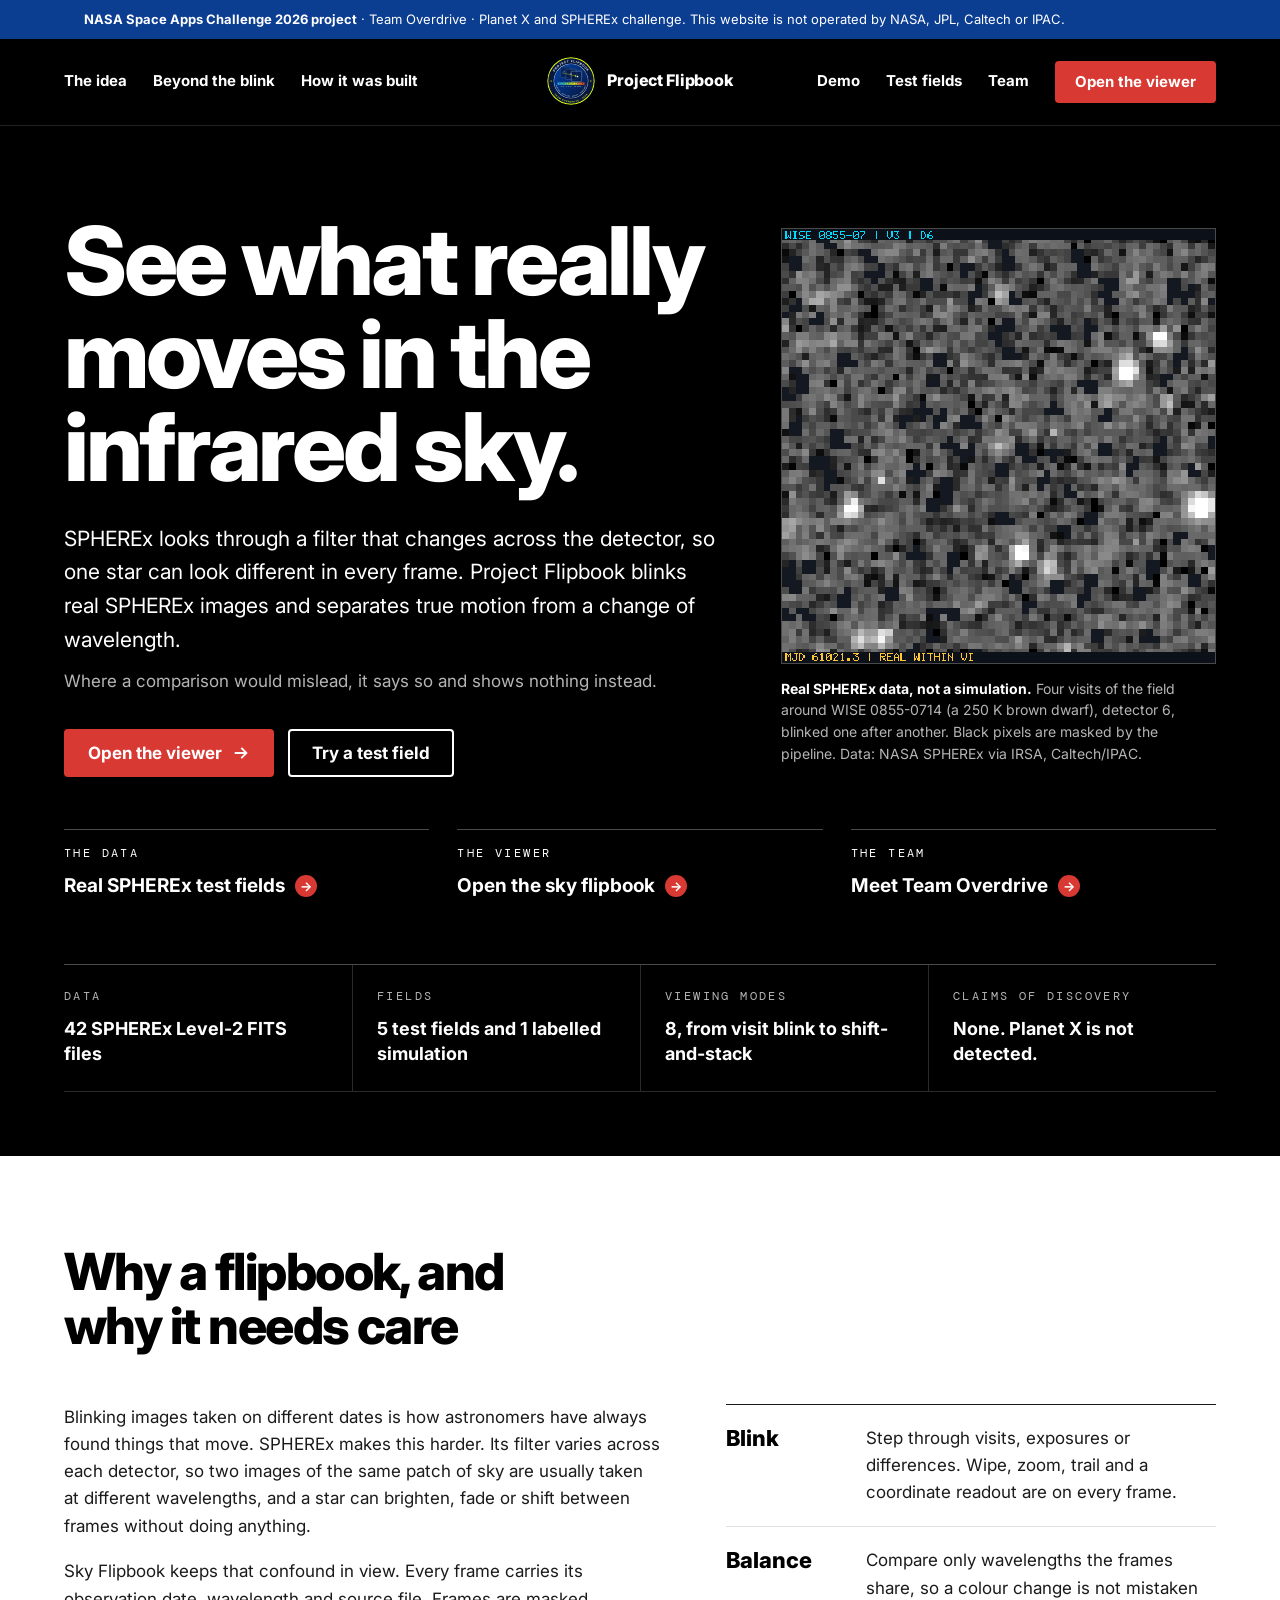
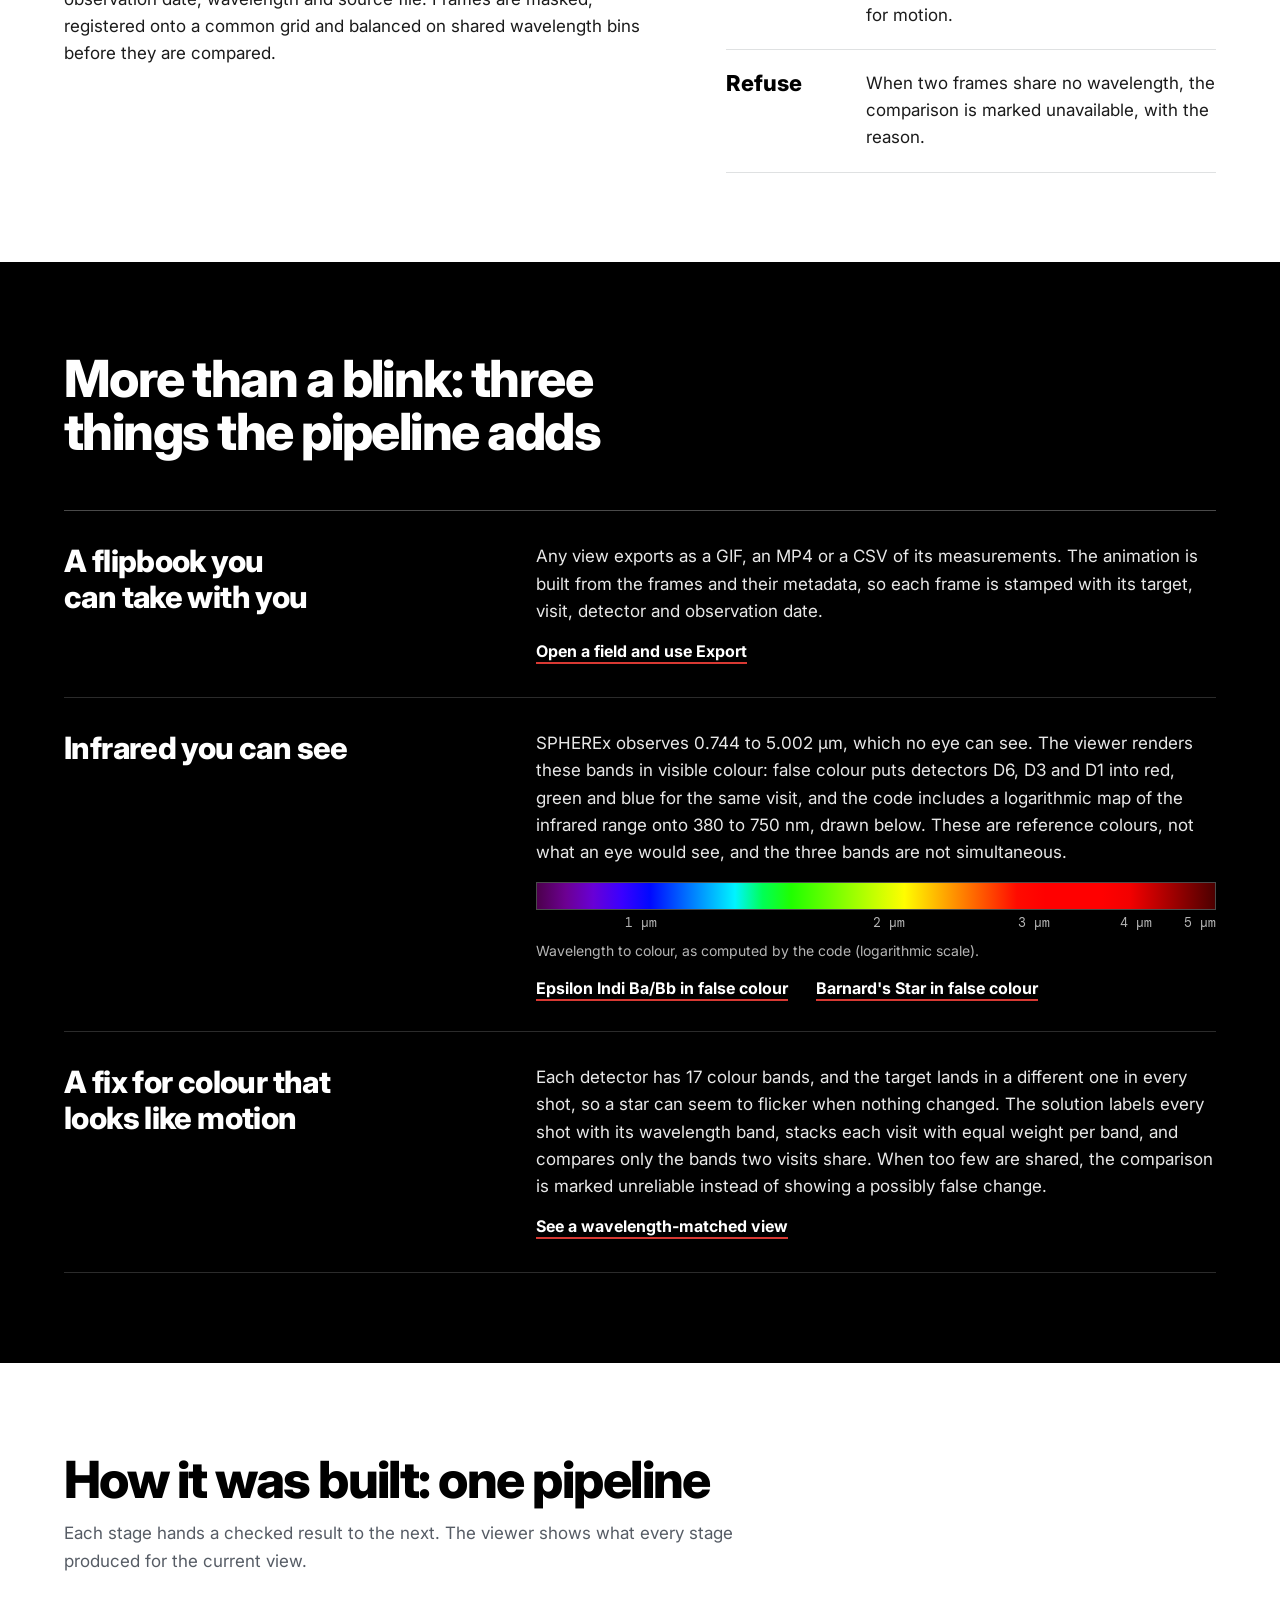
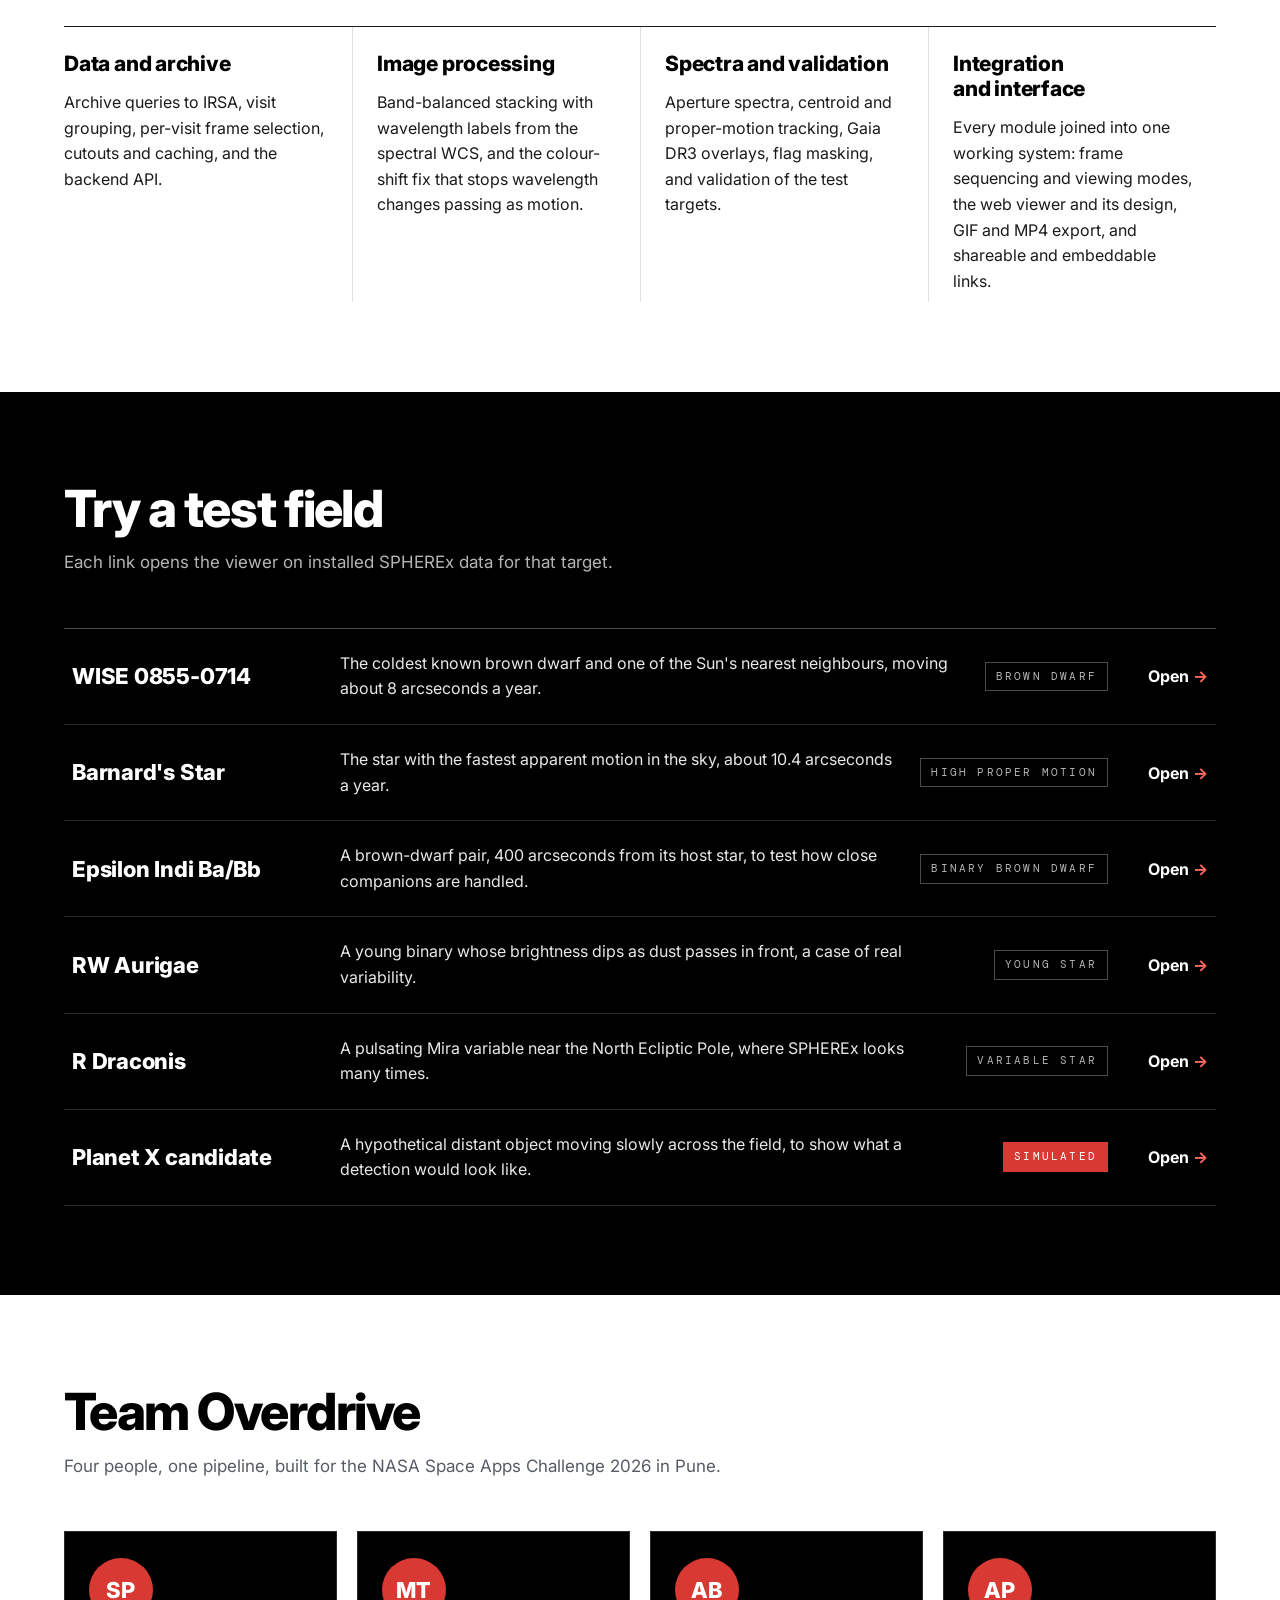
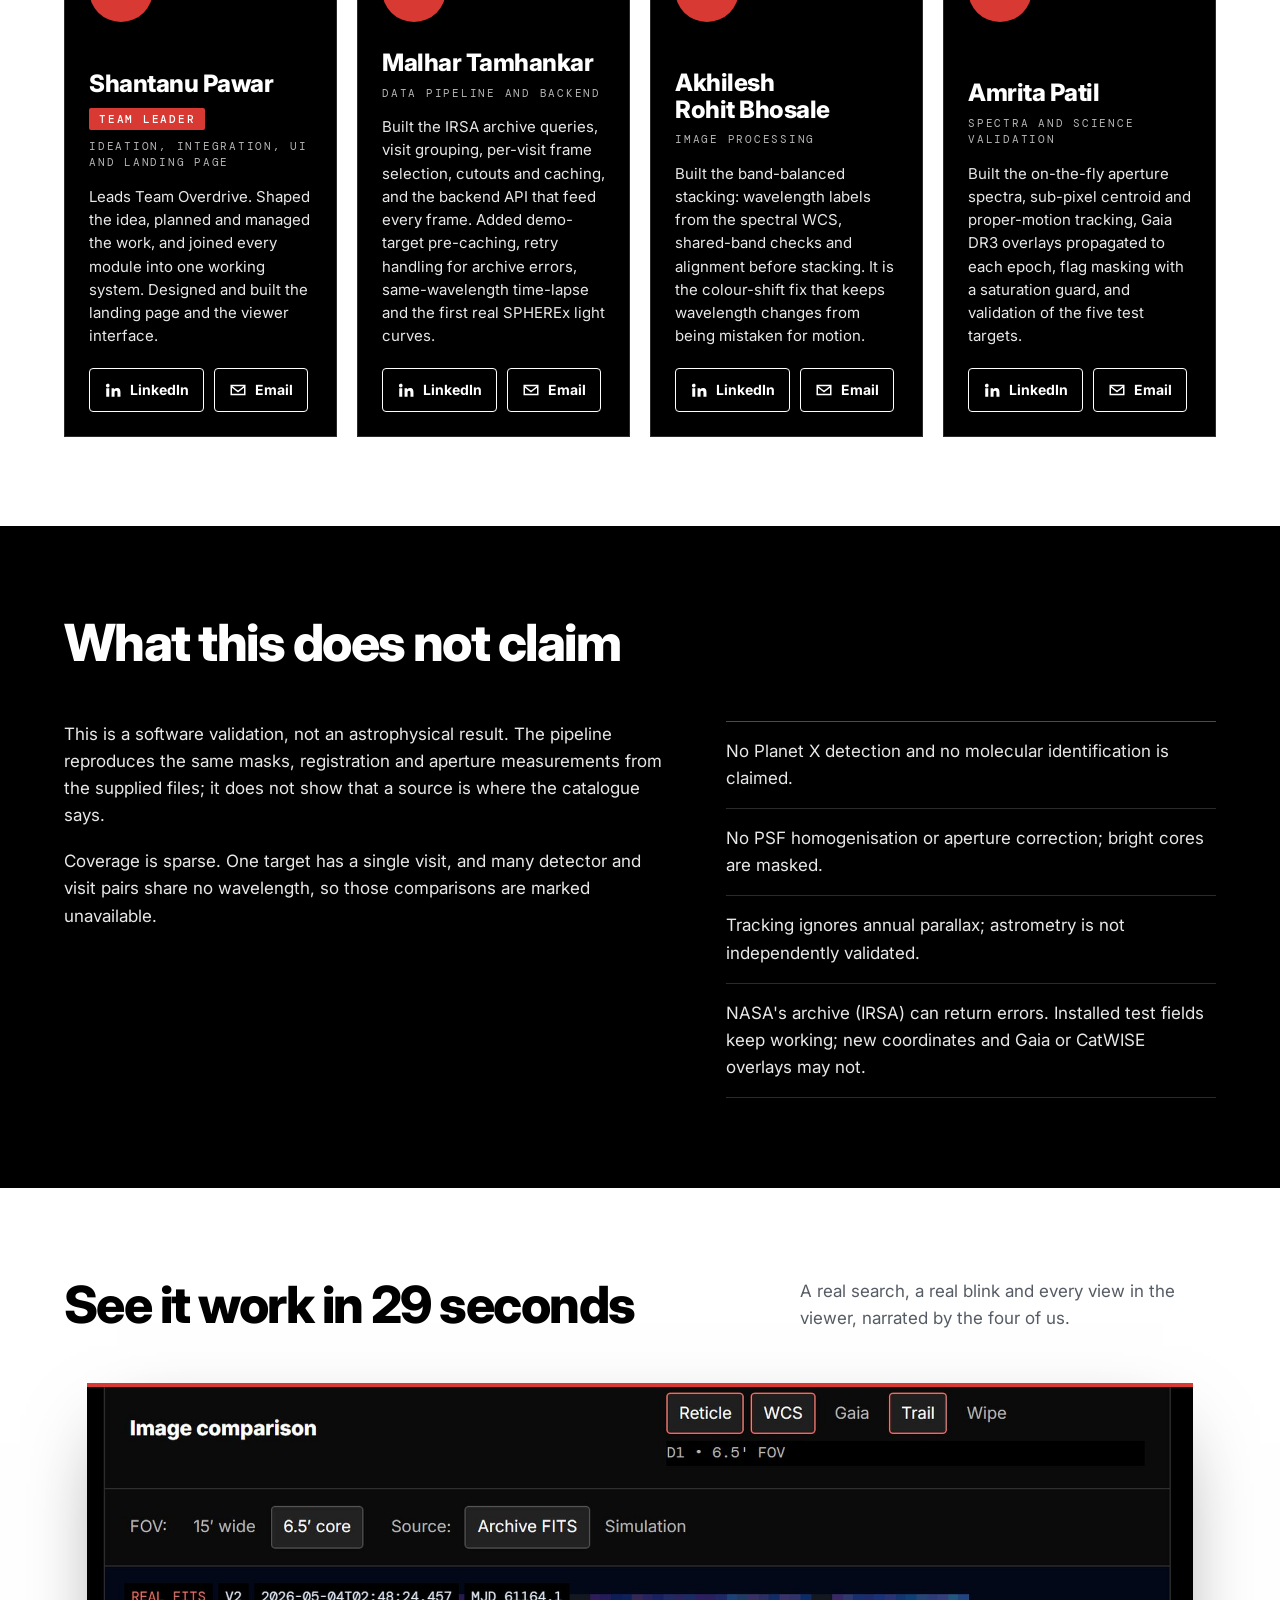
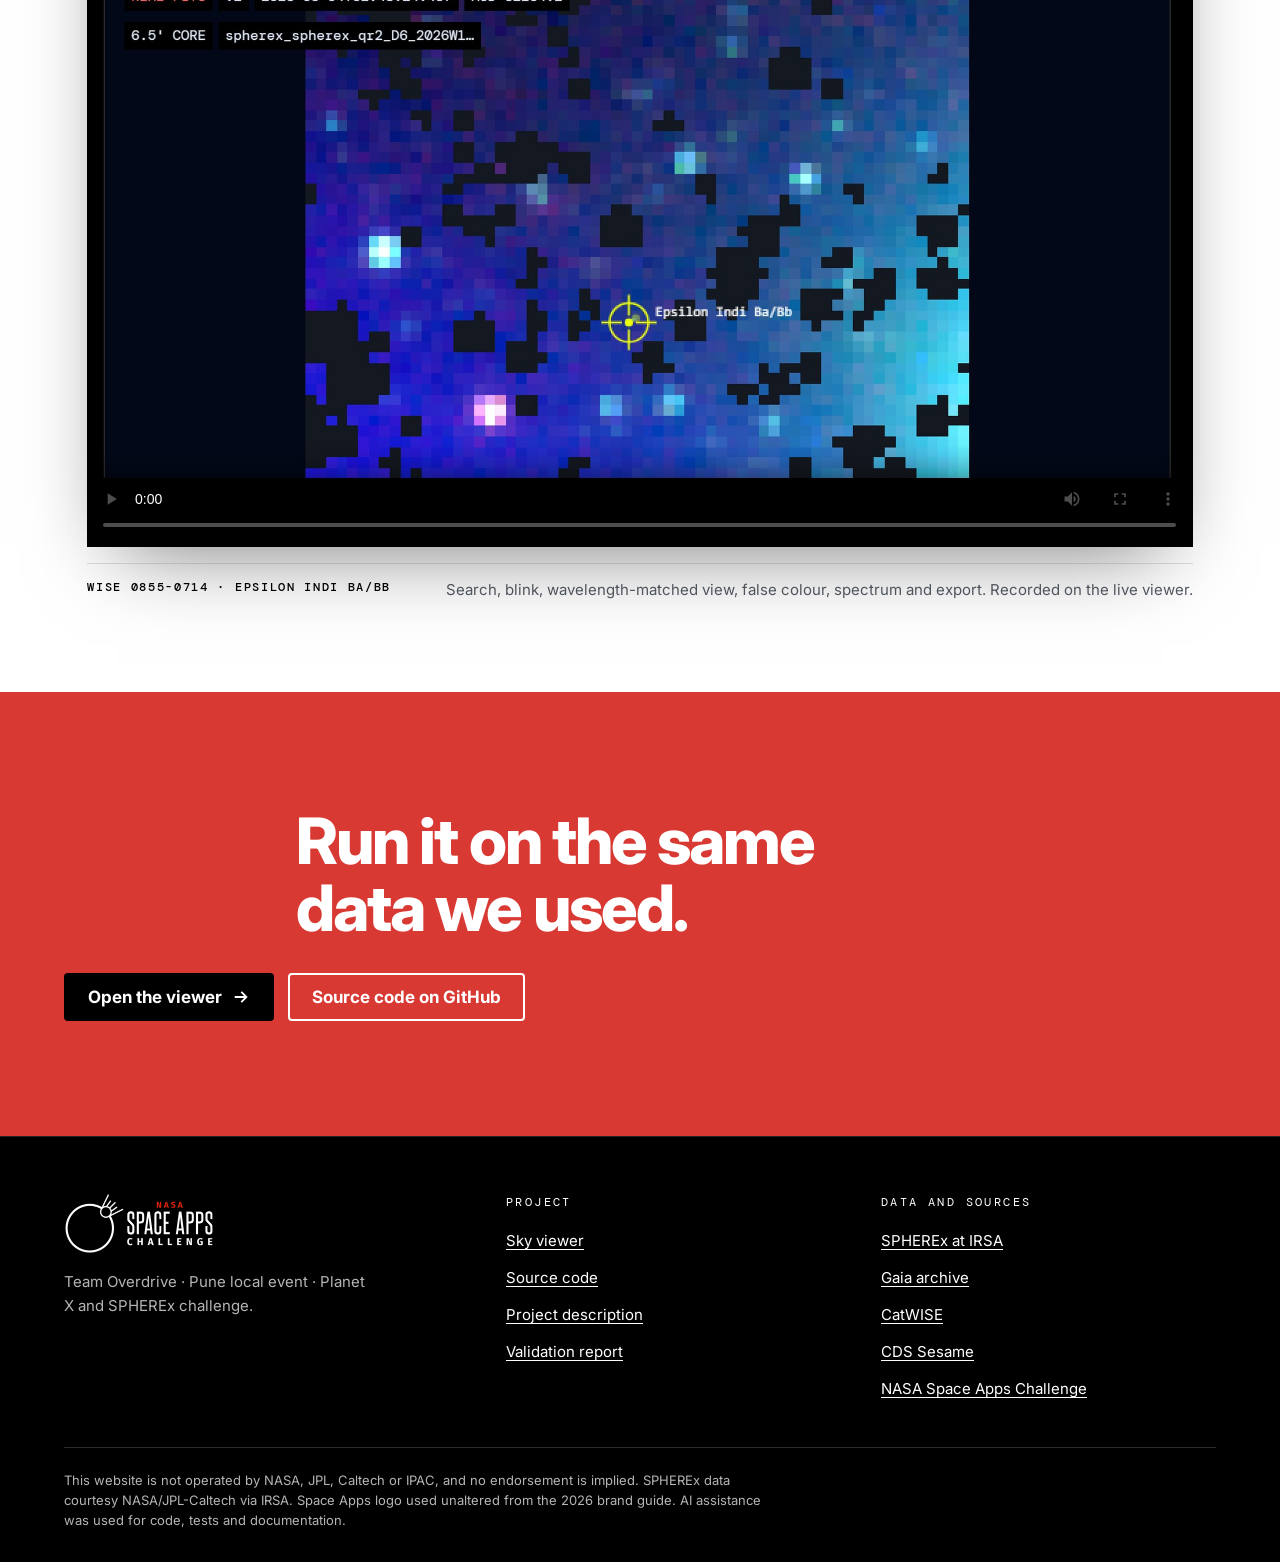
<file: frontend/index.html>
<!DOCTYPE html>
<html lang="en">
<head>
  <meta charset="UTF-8">
  <meta name="viewport" content="width=device-width, initial-scale=1.0">
  <title>Project Flipbook</title>
  <meta name="description" content="Team Overdrive's NASA Space Apps Challenge 2026 project: blink real SPHEREx infrared images and tell motion from wavelength.">
  <link rel="icon" type="image/svg+xml" href="assets/mission-patch.svg">
  <script>try{if(!matchMedia("(prefers-reduced-motion:reduce)").matches&&!location.search)document.documentElement.classList.add("intro-on")}catch(e){}</script>
  <link rel="stylesheet" href="css/landing.css?v=20261115a">
  <link rel="preconnect" href="https://fonts.googleapis.com">
  <link rel="preconnect" href="https://fonts.gstatic.com" crossorigin>
  <link href="https://fonts.googleapis.com/css2?family=DM+Mono:wght@400;500&family=Inter:wght@400;600;700;800&display=swap" rel="stylesheet">
</head>
<body>
<div id="intro" class="intro" aria-hidden="true">
  <div class="intro-stage">
    <svg class="emblem" viewBox="-20 -20 640 640" focusable="false">
      <g class="ip">
        <defs>
          <linearGradient id="ipField" x1="0" y1="0" x2="1" y2="1"><stop offset="0" stop-color="#0042A6"/><stop offset="1" stop-color="#07173F"/></linearGradient>
          <linearGradient id="ipIr" x1="0" y1="0" x2="1" y2="0"><stop offset="0" stop-color="#2E96F5"/><stop offset=".2" stop-color="#38C7C0"/><stop offset=".4" stop-color="#9BD84E"/><stop offset=".6" stop-color="#EAFE07"/><stop offset=".8" stop-color="#F08A3C"/><stop offset="1" stop-color="#E43700"/></linearGradient>
          <clipPath id="ipDisc"><circle cx="300" cy="300" r="212"/></clipPath>
          <path id="ipArcTop" d="M 66 300 A 234 234 0 0 1 534 300"/>
          <path id="ipArcBottom" d="M 52 300 A 248 248 0 0 0 548 300"/>
          <path id="ipArcCrew" d="M 114 300 A 186 186 0 0 0 486 300"/>
        </defs>
        <g class="ip-rim"><circle cx="300" cy="300" r="296" fill="#EAFE07"/><circle cx="300" cy="300" r="284" fill="#07173F"/></g>
        <g class="ip-ring-text">
          <text font-family="Inter,'Segoe UI',sans-serif" font-weight="800" font-size="38" letter-spacing="7" fill="#fff"><textPath href="#ipArcTop" startOffset="50%" text-anchor="middle">PROJECT FLIPBOOK</textPath></text>
          <text font-family="Inter,'Segoe UI',sans-serif" font-weight="700" font-size="27" letter-spacing="6" fill="#EAFE07"><textPath href="#ipArcBottom" startOffset="50%" text-anchor="middle" dominant-baseline="hanging">TEAM OVERDRIVE · 2026</textPath></text>
          <g fill="#EAFE07"><path transform="translate(52 300) scale(.9)" d="M0-12 3-4 12-4 5 2 8 11 0 6-8 11-5 2-12-4-3-4Z"/><path transform="translate(548 300) scale(.9)" d="M0-12 3-4 12-4 5 2 8 11 0 6-8 11-5 2-12-4-3-4Z"/></g>
        </g>
        <g class="ip-field"><circle cx="300" cy="300" r="216" fill="#fff"/><circle cx="300" cy="300" r="212" fill="url(#ipField)"/></g>
        <g clip-path="url(#ipDisc)">
          <g class="ip-stars" fill="#fff"><circle cx="140" cy="170" r="1.6"/><circle cx="196" cy="120" r="1.2"/><circle cx="262" cy="104" r="2"/><circle cx="350" cy="118" r="1.3"/><circle cx="420" cy="150" r="1.8"/><circle cx="468" cy="214" r="1.2"/><circle cx="122" cy="252" r="1.1"/><circle cx="478" cy="300" r="1.5"/><circle cx="160" cy="330" r="1.3"/><circle cx="452" cy="372" r="1.1"/><circle cx="230" cy="168" r="1"/><circle cx="398" cy="96" r="1"/><circle cx="316" cy="160" r="1.2"/><circle cx="108" cy="210" r="1"/><circle cx="496" cy="256" r="1"/></g>
          <g transform="translate(0 -24)">
            <ellipse class="ip-orbit" cx="300" cy="262" rx="196" ry="62" fill="none" stroke="#2E96F5" stroke-width="2" opacity=".55" transform="rotate(-14 300 262)" pathLength="100"/>
            <g fill="#07173F" fill-opacity=".55" stroke="#fff" stroke-width="3">
              <rect class="ip-f1" x="168" y="150" width="128" height="128" rx="8" stroke-opacity=".35"/>
              <rect class="ip-f2" x="236" y="176" width="128" height="128" rx="8" stroke-opacity=".6"/>
              <rect class="ip-f3" x="304" y="202" width="128" height="128" rx="8"/>
            </g>
            <circle class="ip-s1" cx="214" cy="204" r="7" fill="#fff" opacity=".4"/>
            <circle class="ip-s2" cx="298" cy="236" r="8" fill="#fff" opacity=".7"/>
            <g class="ip-s3"><circle cx="382" cy="268" r="13" fill="#EAFE07" opacity=".25"/><circle cx="382" cy="268" r="9" fill="#fff"/></g>
            <g class="ip-motion"><path d="M 196 222 C 260 238 320 252 360 262" fill="none" stroke="#EAFE07" stroke-width="3.5" stroke-dasharray="7 6" stroke-linecap="round"/><path d="M 352 250 L 372 265 L 349 272 Z" fill="#EAFE07"/></g>
          </g>
          <g class="ip-band">
            <rect x="130" y="318" width="340" height="28" rx="3" fill="url(#ipIr)"/>
            <g stroke="#07173F" stroke-width="3"><line x1="186.7" y1="318" x2="186.7" y2="346"/><line x1="243.3" y1="318" x2="243.3" y2="346"/><line x1="300" y1="318" x2="300" y2="346"/><line x1="356.7" y1="318" x2="356.7" y2="346"/><line x1="413.3" y1="318" x2="413.3" y2="346"/></g>
            <g font-family="Inter,'Segoe UI',sans-serif" font-weight="700" font-size="14" fill="#07173F" text-anchor="middle"><text x="158.3" y="338">D1</text><text x="215" y="338">D2</text><text x="271.7" y="338">D3</text><text x="328.3" y="338">D4</text><text x="385" y="338">D5</text><text x="441.7" y="338">D6</text></g>
          </g>
          <text class="ip-cap" x="300" y="370" font-family="Inter,'Segoe UI',sans-serif" font-size="14" fill="#fff" text-anchor="middle" letter-spacing="2">0.75 – 5.0 µm · 102 BANDS</text>
          <text class="ip-crew" font-family="Inter,'Segoe UI',sans-serif" font-weight="700" font-size="17" letter-spacing="3" fill="#fff"><textPath href="#ipArcCrew" startOffset="50%" text-anchor="middle" dominant-baseline="hanging">MALHAR · AKHILESH · AMRITA · SHANTANU</textPath></text>
        </g>
      </g>
      <g class="il" transform="translate(70 66)">
        <polygon class="il-disc-a" points="218.5,40.5 243.5,40.5 280.5,46.5 314.5,59.5 339.5,74.5 318.5,81.5 308.5,82.5 302.5,85.5 106.5,136.5 104.5,139.5 109.5,143.5 138.5,152.5 156.5,158.5 156.5,161.5 42.5,232.5 41.5,218.5 43.5,202.5 51.5,168.5 59.5,149.5 73.5,124.5 89.5,104.5 107.5,86.5 138.5,64.5 161.5,53.5 182.5,46.5" fill="#06264F" stroke="#fff" stroke-width="7" stroke-linejoin="round" paint-order="stroke"/>
        <polygon class="il-disc-b" points="412.5,179.5 414.5,180.5 419.5,201.5 421.5,226.5 419.5,259.5 412.5,287.5 405.5,306.5 390.5,333.5 372.5,357.5 357.5,372.5 327.5,394.5 305.5,405.5 280.5,414.5 261.5,418.5 240.5,420.5 200.5,418.5 193.5,415.5 181.5,414.5 154.5,404.5 150.5,401.5 152.5,399.5 278.5,314.5 281.5,317.5 282.5,340.5 287.5,366.5 288.5,385.5 290.5,387.5" fill="#06264F" stroke="#fff" stroke-width="7" stroke-linejoin="round" paint-order="stroke"/>
        <polygon class="il-stripe s1" points="194.5,195.5 196.5,195.5 196.5,197.5 4.5,318.5 3.5,308.5 5.5,303.5 9.5,276.5 40.5,256.5 106.5,228.5 163.5,206.5 190.5,198.5" fill="#06264F" stroke="#fff" stroke-width="7" stroke-linejoin="round" paint-order="stroke"/>
        <polygon class="il-stripe s2" points="290.5,188.5 292.5,189.5 268.5,224.5 240.5,245.5 222.5,255.5 2.5,400.5 1.5,385.5 2.5,355.5 92.5,298.5 154.5,256.5 169.5,248.5 174.5,243.5 189.5,235.5 205.5,223.5 216.5,218.5 219.5,214.5 233.5,205.5 244.5,199.5 257.5,195.5" fill="#06264F" stroke="#fff" stroke-width="7" stroke-linejoin="round" paint-order="stroke"/>
        <polygon class="il-stripe s3" points="242.5,278.5 243.5,279.5 218.5,306.5 135.5,387.5 86.5,420.5 83.5,419.5 83.5,405.5 84.5,383.5 89.5,378.5 90.5,379.5" fill="#06264F" stroke="#fff" stroke-width="7" stroke-linejoin="round" paint-order="stroke"/>
        <polygon class="il-arrow" points="452.5,64.5 455.5,64.5 456.5,67.5 303.5,327.5 301.5,326.5 299.5,316.5 297.5,288.5 294.5,281.5 167.5,365.5 159.5,372.5 149.5,378.5 148.5,377.5 227.5,300.5 280.5,240.5 334.5,160.5 332.5,158.5 308.5,164.5 248.5,179.5 233.5,181.5 229.5,184.5 190.5,194.5 186.5,197.5 153.5,207.5 145.5,212.5 141.5,212.5 132.5,217.5 102.5,227.5 61.5,245.5 61.5,243.5 83.5,229.5 198.5,158.5 200.5,156.5 198.5,153.5 168.5,143.5 167.5,140.5 327.5,97.5 340.5,95.5 345.5,92.5 351.5,92.5 418.5,73.5 439.5,69.5" fill="#FF5A00" stroke="#fff" stroke-width="7" stroke-linejoin="round" paint-order="stroke"/>
      </g>
      <circle class="il-flash" cx="300" cy="300" r="250" fill="none" stroke="#FF5A00" stroke-width="3"/>
    </svg>
    <div class="intro-words">
      <p class="intro-word w1">Project Flipbook</p>
      <p class="intro-word w2">Team Overdrive</p>
    </div>
    <p class="intro-tag">NASA Space Apps Challenge 2026 &middot; Planet X and SPHEREx</p>
  </div>
  <button type="button" class="intro-skip" id="introSkip">Skip intro</button>
</div>
<a class="skip-link" href="#main">Skip to main content</a>

<div class="notice" role="note">
  <p><strong>NASA Space Apps Challenge 2026 project</strong> · Team Overdrive · Planet X and SPHEREx challenge. This website is not operated by NASA, JPL, Caltech or IPAC.</p>
</div>

<header class="site-header">
  <nav class="nav-left" aria-label="Page sections">
    <a href="#idea">The idea</a>
    <a href="#extras">Beyond the blink</a>
    <a href="#built">How it was built</a>
  </nav>
  <a class="brand" href="/" aria-label="Project Flipbook, home">
    <img src="assets/mission-patch.svg" width="48" height="48" alt="">
    <span>Project Flipbook</span>
  </a>
  <div class="nav-right">
    <a href="#demo">Demo</a>
    <a href="#fields">Test fields</a>
    <a href="#team">Team</a>
    <a class="btn btn-primary btn-small" href="viewer.html">Open the viewer</a>
  </div>
</header>

<main id="main">

  <section class="hero" aria-labelledby="heroTitle">
    <div class="hero-copy">
      <h1 id="heroTitle">See what really moves in the infrared sky.</h1>
      <p class="lead">SPHEREx looks through a filter that changes across the detector, so one star can look different in every frame. Project Flipbook blinks real SPHEREx images and separates true motion from a change of wavelength.</p>
      <p class="lead-2">Where a comparison would mislead, it says so and shows nothing instead.</p>
      <div class="actions">
        <a class="btn btn-primary" href="viewer.html">Open the viewer
          <svg viewBox="0 0 20 20" width="18" height="18" aria-hidden="true"><path d="M4 10h11m-4-5 5 5-5 5" fill="none" stroke="currentColor" stroke-width="2" stroke-linecap="square"/></svg>
        </a>
        <a class="btn btn-ghost" href="#fields">Try a test field</a>
      </div>
    </div>

    <figure class="hero-figure">
      <div class="frame">
        <img src="assets/flipbook-wise0855.gif" width="384" height="384" alt="Four-frame blink of a real SPHEREx image of the field around WISE 0855-0714, in greyscale pixels with masked pixels in black.">
      </div>
      <figcaption>
        <strong>Real SPHEREx data, not a simulation.</strong> Four visits of the field around WISE 0855-0714 (a 250 K brown dwarf), detector 6, blinked one after another. Black pixels are masked by the pipeline. Data: NASA SPHEREx via IRSA, Caltech/IPAC.
      </figcaption>
    </figure>
  </section>

  <section class="quick" aria-label="Quick links">
    <ul>
      <li><span class="mono">The data</span><a href="#fields">Real SPHEREx test fields</a></li>
      <li><span class="mono">The viewer</span><a href="viewer.html">Open the sky flipbook</a></li>
      <li><span class="mono">The team</span><a href="#team">Meet Team Overdrive</a></li>
    </ul>
  </section>

  <section class="facts" aria-label="Project facts">
    <dl>
      <div><dt>Data</dt><dd>42 SPHEREx Level-2 FITS files</dd></div>
      <div><dt>Fields</dt><dd>5 test fields and 1 labelled simulation</dd></div>
      <div><dt>Viewing modes</dt><dd>8, from visit blink to shift-and-stack</dd></div>
      <div><dt>Claims of discovery</dt><dd>None. Planet X is not detected.</dd></div>
    </dl>
  </section>

  <section id="idea" class="band light" aria-labelledby="ideaTitle">
    <div class="band-head">
      <h2 id="ideaTitle">Why a flipbook, and why it needs care</h2>
    </div>
    <div class="idea-grid">
      <div class="prose">
        <p>Blinking images taken on different dates is how astronomers have always found things that move. SPHEREx makes this harder. Its filter varies across each detector, so two images of the same patch of sky are usually taken at different wavelengths, and a star can brighten, fade or shift between frames without doing anything.</p>
        <p>Sky Flipbook keeps that confound in view. Every frame carries its observation date, wavelength and source file. Frames are masked, registered onto a common grid and balanced on shared wavelength bins before they are compared.</p>
      </div>
      <dl class="principles">
        <div>
          <dt>Blink</dt>
          <dd>Step through visits, exposures or differences. Wipe, zoom, trail and a coordinate readout are on every frame.</dd>
        </div>
        <div>
          <dt>Balance</dt>
          <dd>Compare only wavelengths the frames share, so a colour change is not mistaken for motion.</dd>
        </div>
        <div>
          <dt>Refuse</dt>
          <dd>When two frames share no wavelength, the comparison is marked unavailable, with the reason.</dd>
        </div>
      </dl>
    </div>
  </section>


  <section id="extras" class="band" aria-labelledby="extrasTitle">
    <div class="band-head">
      <h2 id="extrasTitle">More than a blink: three things the pipeline adds</h2>
    </div>
    <ol class="extras">
      <li>
        <h3>A flipbook you can take with you</h3>
        <div>
          <p>Any view exports as a GIF, an MP4 or a CSV of its measurements. The animation is built from the frames and their metadata, so each frame is stamped with its target, visit, detector and observation date.</p>
          <a class="text-link" href="viewer.html?q=WISE%200855-0714&amp;mode=within_visit_fast&amp;det=D6">Open a field and use Export</a>
        </div>
      </li>
      <li>
        <h3>Infrared you can see</h3>
        <div>
          <p>SPHEREx observes 0.744 to 5.002 µm, which no eye can see. The viewer renders these bands in visible colour: false colour puts detectors D6, D3 and D1 into red, green and blue for the same visit, and the code includes a logarithmic map of the infrared range onto 380 to 750 nm, drawn below. These are reference colours, not what an eye would see, and the three bands are not simultaneous.</p>
          <figure class="strip">
            <div class="strip-wrap"><svg class="strip-bar" viewBox="0 0 100 10" preserveAspectRatio="none" role="img" aria-label="Infrared wavelengths from 0.74 to 5.0 micrometres mapped onto visible colours, violet through blue, green and yellow to red."><defs><linearGradient id="irvis" x1="0" x2="1"><stop offset="0.0%" stop-color="#4C004C"/><stop offset="4.2%" stop-color="#6C0091"/><stop offset="8.3%" stop-color="#6800D6"/><stop offset="12.5%" stop-color="#3A00FF"/><stop offset="16.7%" stop-color="#0009FF"/><stop offset="20.8%" stop-color="#0057FF"/><stop offset="25.0%" stop-color="#00A6FF"/><stop offset="29.2%" stop-color="#00F4FF"/><stop offset="33.3%" stop-color="#00FF55"/><stop offset="37.5%" stop-color="#20FF00"/><stop offset="41.7%" stop-color="#58FF00"/><stop offset="45.8%" stop-color="#90FF00"/><stop offset="50.0%" stop-color="#C8FF00"/><stop offset="54.2%" stop-color="#FFFD00"/><stop offset="58.3%" stop-color="#FFC100"/><stop offset="62.5%" stop-color="#FF8400"/><stop offset="66.7%" stop-color="#FF4800"/><stop offset="70.8%" stop-color="#FF0B00"/><stop offset="75.0%" stop-color="#FF0000"/><stop offset="79.2%" stop-color="#FF0000"/><stop offset="83.3%" stop-color="#FF0000"/><stop offset="87.5%" stop-color="#F20000"/><stop offset="91.7%" stop-color="#BB0000"/><stop offset="95.8%" stop-color="#840000"/><stop offset="100.0%" stop-color="#4C0000"/></linearGradient></defs><rect width="100" height="10" fill="url(#irvis)"/></svg><div class="strip-ticks" aria-hidden="true"><span style="left:15.5%">1 µm</span><span style="left:51.9%">2 µm</span><span style="left:73.2%">3 µm</span><span style="left:88.3%">4 µm</span><span style="left:100.0%">5 µm</span></div></div>
            <figcaption>Wavelength to colour, as computed by the code (logarithmic scale).</figcaption>
          </figure>
          <p class="strip-links"><a class="text-link" href="viewer.html?q=Epsilon%20Indi%20Ba%2FBb&amp;mode=false_colour">Epsilon Indi Ba/Bb in false colour</a> <a class="text-link" href="viewer.html?q=Barnard%27s%20Star&amp;mode=false_colour">Barnard's Star in false colour</a></p>
        </div>
      </li>
      <li>
        <h3>A fix for colour that looks like motion</h3>
        <div>
          <p>Each detector has 17 colour bands, and the target lands in a different one in every shot, so a star can seem to flicker when nothing changed. The solution labels every shot with its wavelength band, stacks each visit with equal weight per band, and compares only the bands two visits share. When too few are shared, the comparison is marked unreliable instead of showing a possibly false change.</p>
          <a class="text-link" href="viewer.html?q=WISE%200855-0714&amp;mode=wavelength_matched&amp;det=D6">See a wavelength-matched view</a>
        </div>
      </li>
    </ol>
  </section>

  <section id="built" class="band light" aria-labelledby="builtTitle">
    <div class="band-head">
      <h2 id="builtTitle">How it was built: one pipeline</h2>
      <p>Each stage hands a checked result to the next. The viewer shows what every stage produced for the current view.</p>
    </div>
    <ol class="stages">
      <li>
        <h3>Data and archive</h3>
        <p>Archive queries to IRSA, visit grouping, per-visit frame selection, cutouts and caching, and the backend API.</p>
      </li>
      <li>
        <h3>Image processing</h3>
        <p>Band-balanced stacking with wavelength labels from the spectral WCS, and the colour-shift fix that stops wavelength changes passing as motion.</p>
      </li>
      <li>
        <h3>Spectra and validation</h3>
        <p>Aperture spectra, centroid and proper-motion tracking, Gaia DR3 overlays, flag masking, and validation of the test targets.</p>
      </li>
      <li>
        <h3>Integration and interface</h3>
        <p>Every module joined into one working system: frame sequencing and viewing modes, the web viewer and its design, GIF and MP4 export, and shareable and embeddable links.</p>
      </li>
    </ol>
  </section>

  <section id="fields" class="band" aria-labelledby="fieldsTitle">
    <div class="band-head">
      <h2 id="fieldsTitle">Try a test field</h2>
      <p>Each link opens the viewer on installed SPHEREx data for that target.</p>
    </div>
    <ul class="fields">
      <li>
        <a href="viewer.html?q=WISE%200855-0714&amp;mode=within_visit_fast&amp;det=D6">
          <span class="f-name">WISE 0855-0714</span>
          <span class="f-why">The coldest known brown dwarf and one of the Sun's nearest neighbours, moving about 8 arcseconds a year.</span>
          <span class="f-tag">Brown dwarf</span>
          <span class="f-go" aria-hidden="true">Open</span>
        </a>
      </li>
      <li>
        <a href="viewer.html?q=Barnard%27s%20Star">
          <span class="f-name">Barnard's Star</span>
          <span class="f-why">The star with the fastest apparent motion in the sky, about 10.4 arcseconds a year.</span>
          <span class="f-tag">High proper motion</span>
          <span class="f-go" aria-hidden="true">Open</span>
        </a>
      </li>
      <li>
        <a href="viewer.html?q=Epsilon%20Indi%20Ba%2FBb">
          <span class="f-name">Epsilon Indi Ba/Bb</span>
          <span class="f-why">A brown-dwarf pair, 400 arcseconds from its host star, to test how close companions are handled.</span>
          <span class="f-tag">Binary brown dwarf</span>
          <span class="f-go" aria-hidden="true">Open</span>
        </a>
      </li>
      <li>
        <a href="viewer.html?q=RW%20Aurigae">
          <span class="f-name">RW Aurigae</span>
          <span class="f-why">A young binary whose brightness dips as dust passes in front, a case of real variability.</span>
          <span class="f-tag">Young star</span>
          <span class="f-go" aria-hidden="true">Open</span>
        </a>
      </li>
      <li>
        <a href="viewer.html?q=R%20Draconis">
          <span class="f-name">R Draconis</span>
          <span class="f-why">A pulsating Mira variable near the North Ecliptic Pole, where SPHEREx looks many times.</span>
          <span class="f-tag">Variable star</span>
          <span class="f-go" aria-hidden="true">Open</span>
        </a>
      </li>
      <li>
        <a href="viewer.html?q=Planet%20X%20Candidate%20(Sedna-Type%20TNO)">
          <span class="f-name">Planet X candidate</span>
          <span class="f-why">A hypothetical distant object moving slowly across the field, to show what a detection would look like.</span>
          <span class="f-tag f-tag-sim">Simulated</span>
          <span class="f-go" aria-hidden="true">Open</span>
        </a>
      </li>
    </ul>
  </section>

  <section id="team" class="band light" aria-labelledby="teamTitle">
    <div class="band-head">
      <h2 id="teamTitle">Team Overdrive</h2>
      <p>Four people, one pipeline, built for the NASA Space Apps Challenge 2026 in Pune.</p>
    </div>
    <ul class="team">
      <li class="member">
        <div class="avatar" aria-hidden="true">SP</div>
        <h3>Shantanu Pawar</h3>
        <p class="badge">Team leader</p>
        <p class="role">Ideation, integration, UI and landing page</p>
        <p class="blurb">Leads Team Overdrive. Shaped the idea, planned and managed the work, and joined every module into one working system. Designed and built the landing page and the viewer interface.</p>
        <div class="links">
          <a class="chip" href="https://www.linkedin.com/in/shantanupawarresearch/" rel="noopener" aria-label="Shantanu Pawar on LinkedIn">
            <svg viewBox="0 0 24 24" width="18" height="18" aria-hidden="true"><path fill="currentColor" d="M4.98 3.5A2.5 2.5 0 1 1 5 8.5a2.5 2.5 0 0 1-.02-5ZM3 9.75h4V21H3V9.75Zm6.5 0h3.83v1.54h.06c.53-.96 1.84-1.97 3.78-1.97 4.04 0 4.78 2.52 4.78 5.8V21h-4v-5.1c0-1.22-.02-2.78-1.8-2.78-1.8 0-2.07 1.3-2.07 2.69V21h-4V9.75Z"/></svg>
            LinkedIn
          </a>
          <a class="chip" href="mailto:shantanupawar149@gmail.com" aria-label="Email Shantanu Pawar">
            <svg viewBox="0 0 24 24" width="18" height="18" aria-hidden="true"><path fill="none" stroke="currentColor" stroke-width="2" d="M3 6h18v12H3zM3 7l9 7 9-7"/></svg>
            Email
          </a>
        </div>
      </li>
      <li class="member">
        <div class="avatar" aria-hidden="true">MT</div>
        <h3>Malhar Tamhankar</h3>
        <p class="role">Data pipeline and backend</p>
        <p class="blurb">Built the IRSA archive queries, visit grouping, per-visit frame selection, cutouts and caching, and the backend API that feed every frame. Added demo-target pre-caching, retry handling for archive errors, same-wavelength time-lapse and the first real SPHEREx light curves.</p>
        <div class="links">
          <a class="chip" href="https://www.linkedin.com/in/malhar-tamhankar-89413027a" rel="noopener" aria-label="Malhar Tamhankar on LinkedIn">
            <svg viewBox="0 0 24 24" width="18" height="18" aria-hidden="true"><path fill="currentColor" d="M4.98 3.5A2.5 2.5 0 1 1 5 8.5a2.5 2.5 0 0 1-.02-5ZM3 9.75h4V21H3V9.75Zm6.5 0h3.83v1.54h.06c.53-.96 1.84-1.97 3.78-1.97 4.04 0 4.78 2.52 4.78 5.8V21h-4v-5.1c0-1.22-.02-2.78-1.8-2.78-1.8 0-2.07 1.3-2.07 2.69V21h-4V9.75Z"/></svg>
            LinkedIn
          </a>
          <a class="chip" href="mailto:Malhartamhankar@gmail.com" aria-label="Email Malhar Tamhankar">
            <svg viewBox="0 0 24 24" width="18" height="18" aria-hidden="true"><path fill="none" stroke="currentColor" stroke-width="2" d="M3 6h18v12H3zM3 7l9 7 9-7"/></svg>
            Email
          </a>
        </div>
      </li>
      <li class="member">
        <div class="avatar" aria-hidden="true">AB</div>
        <h3>Akhilesh Rohit Bhosale</h3>
        <p class="role">Image processing</p>
        <p class="blurb">Built the band-balanced stacking: wavelength labels from the spectral WCS, shared-band checks and alignment before stacking. It is the colour-shift fix that keeps wavelength changes from being mistaken for motion.</p>
        <div class="links">
          <a class="chip" href="https://www.linkedin.com/in/akhilesh-bhosale-25a858394" rel="noopener" aria-label="Akhilesh Rohit Bhosale on LinkedIn">
            <svg viewBox="0 0 24 24" width="18" height="18" aria-hidden="true"><path fill="currentColor" d="M4.98 3.5A2.5 2.5 0 1 1 5 8.5a2.5 2.5 0 0 1-.02-5ZM3 9.75h4V21H3V9.75Zm6.5 0h3.83v1.54h.06c.53-.96 1.84-1.97 3.78-1.97 4.04 0 4.78 2.52 4.78 5.8V21h-4v-5.1c0-1.22-.02-2.78-1.8-2.78-1.8 0-2.07 1.3-2.07 2.69V21h-4V9.75Z"/></svg>
            LinkedIn
          </a>
          <a class="chip" href="mailto:akhil13bhosale@gmail.com" aria-label="Email Akhilesh Rohit Bhosale">
            <svg viewBox="0 0 24 24" width="18" height="18" aria-hidden="true"><path fill="none" stroke="currentColor" stroke-width="2" d="M3 6h18v12H3zM3 7l9 7 9-7"/></svg>
            Email
          </a>
        </div>
      </li>
      <li class="member">
        <div class="avatar" aria-hidden="true">AP</div>
        <h3>Amrita Patil</h3>
        <p class="role">Spectra and science validation</p>
        <p class="blurb">Built the on-the-fly aperture spectra, sub-pixel centroid and proper-motion tracking, Gaia DR3 overlays propagated to each epoch, flag masking with a saturation guard, and validation of the five test targets.</p>
        <div class="links">
          <a class="chip" href="https://www.linkedin.com/in/amrita-patil-87a5ba428/" rel="noopener" aria-label="Amrita Patil on LinkedIn">
            <svg viewBox="0 0 24 24" width="18" height="18" aria-hidden="true"><path fill="currentColor" d="M4.98 3.5A2.5 2.5 0 1 1 5 8.5a2.5 2.5 0 0 1-.02-5ZM3 9.75h4V21H3V9.75Zm6.5 0h3.83v1.54h.06c.53-.96 1.84-1.97 3.78-1.97 4.04 0 4.78 2.52 4.78 5.8V21h-4v-5.1c0-1.22-.02-2.78-1.8-2.78-1.8 0-2.07 1.3-2.07 2.69V21h-4V9.75Z"/></svg>
            LinkedIn
          </a>
          <a class="chip" href="mailto:amritakpatil@outlook.com" aria-label="Email Amrita Patil">
            <svg viewBox="0 0 24 24" width="18" height="18" aria-hidden="true"><path fill="none" stroke="currentColor" stroke-width="2" d="M3 6h18v12H3zM3 7l9 7 9-7"/></svg>
            Email
          </a>
        </div>
      </li>
    </ul>
  </section>

  <section id="limits" class="band" aria-labelledby="limitsTitle">
    <div class="band-head">
      <h2 id="limitsTitle">What this does not claim</h2>
    </div>
    <div class="limits-grid">
      <div class="prose">
        <p>This is a software validation, not an astrophysical result. The pipeline reproduces the same masks, registration and aperture measurements from the supplied files; it does not show that a source is where the catalogue says.</p>
        <p>Coverage is sparse. One target has a single visit, and many detector and visit pairs share no wavelength, so those comparisons are marked unavailable.</p>
      </div>
      <ul class="limit-list">
        <li>No Planet X detection and no molecular identification is claimed.</li>
        <li>No PSF homogenisation or aperture correction; bright cores are masked.</li>
        <li>Tracking ignores annual parallax; astrometry is not independently validated.</li>
        <li>NASA's archive (IRSA) can return errors. Installed test fields keep working; new coordinates and Gaia or CatWISE overlays may not.</li>
      </ul>
    </div>
  </section>

  <section id="demo" class="band light" aria-labelledby="demoTitle">
    <div class="band-head demo-head">
      <h2 id="demoTitle">See it work in 29 seconds</h2>
      <p>A real search, a real blink and every view in the viewer, narrated by the four of us.</p>
    </div>
    <figure class="demo-film">
      <div class="demo-frame">
        <video controls preload="metadata" playsinline poster="assets/demo-poster.jpg" width="1280" height="880" aria-describedby="demoNote">
          <source src="assets/demo.mp4" type="video/mp4">
          <track kind="captions" src="assets/demo-captions.vtt" srclang="en" label="English">
          <a href="assets/demo.mp4">Download the demo video (MP4)</a>
        </video>
      </div>
      <figcaption id="demoNote">
        <span class="mono">WISE 0855-0714 · Epsilon Indi Ba/Bb</span>
        <span>Search, blink, wavelength-matched view, false colour, spectrum and export. Recorded on the live viewer.</span>
      </figcaption>
    </figure>
  </section>

  <section class="closing" aria-labelledby="closeTitle">
    <h2 id="closeTitle">Run it on the same data we used.</h2>
    <div class="actions">
      <a class="btn btn-primary" href="viewer.html">Open the viewer
        <svg viewBox="0 0 20 20" width="18" height="18" aria-hidden="true"><path d="M4 10h11m-4-5 5 5-5 5" fill="none" stroke="currentColor" stroke-width="2" stroke-linecap="square"/></svg>
      </a>
      <a class="btn btn-ghost" href="https://github.com/shantanu-research/team-overdrive-spherex-planet-x-2026" rel="noopener">Source code on GitHub</a>
    </div>
  </section>

</main>

<footer class="site-footer">
  <div class="footer-grid">
    <div class="footer-brand">
      <img src="assets/spaceapps-logo-2026-white.png" width="150" height="61" alt="NASA Space Apps Challenge">
      <p>Team Overdrive · Pune local event · Planet X and SPHEREx challenge.</p>
    </div>
    <nav aria-label="Project links">
      <h2>Project</h2>
      <ul>
        <li><a href="viewer.html">Sky viewer</a></li>
        <li><a href="https://github.com/shantanu-research/team-overdrive-spherex-planet-x-2026" rel="noopener">Source code</a></li>
        <li><a href="https://github.com/shantanu-research/spherex-planet-x/blob/main/docs/submission/project.md" rel="noopener">Project description</a></li>
        <li><a href="https://github.com/shantanu-research/spherex-planet-x/blob/main/docs/validation.json" rel="noopener">Validation report</a></li>
      </ul>
    </nav>
    <nav aria-label="Data and sources">
      <h2>Data and sources</h2>
      <ul>
        <li><a href="https://irsa.ipac.caltech.edu/Missions/spherex.html" rel="noopener">SPHEREx at IRSA</a></li>
        <li><a href="https://gea.esac.esa.int/archive/" rel="noopener">Gaia archive</a></li>
        <li><a href="https://irsa.ipac.caltech.edu/Missions/catwise.html" rel="noopener">CatWISE</a></li>
        <li><a href="https://cds.unistra.fr/cgi-bin/Sesame" rel="noopener">CDS Sesame</a></li>
        <li><a href="https://www.spaceappschallenge.org/" rel="noopener">NASA Space Apps Challenge</a></li>
      </ul>
    </nav>
  </div>
  <div class="footer-legal">
    <p>This website is not operated by NASA, JPL, Caltech or IPAC, and no endorsement is implied. SPHEREx data courtesy NASA/JPL-Caltech via IRSA. Space Apps logo used unaltered from the 2026 brand guide. AI assistance was used for code, tests and documentation.</p>
  </div>
</footer>

<script src="js/landing.js?v=20261115a"></script>
</body>
</html>
</file>
<file: frontend/css/landing.css>
/* Landing page, after the structure of nasa.gov: black ground, heavy white sans headings, solid red actions,
   small mono labels, alternating black and white bands, tile cards. No NASA insignia. */
:root {
 color-scheme: dark;
 --black:#000; --white:#fff; --red:#D83933; --red-hover:#B92D28; --red-text:#FF6B5E; --blue:#0B3D91; --link-light:#0B3D91;
 --sans:'Inter','Public Sans','Segoe UI',system-ui,sans-serif; --mono:'DM Mono',Consolas,monospace;
 --gutter:clamp(20px,5vw,72px); --max:1240px; --ease:cubic-bezier(.16,1,.3,1);
 /* theme variables, swapped on light bands */
 --bg:var(--black); --fg:#E8E8E8; --fg-strong:#fff; --muted:#B5B5B5; --line:#2B2B2B; --line-strong:#4A4A4A; --link:#fff;
}
.light { color-scheme:light; --bg:#fff; --fg:#1B1B1B; --fg-strong:#000; --muted:#565C65; --line:#DFE1E2; --line-strong:#1B1B1B; --link:var(--link-light); }
*,*::before,*::after { box-sizing:border-box; margin:0; padding:0; }
html { scroll-behavior:smooth; scroll-padding-top:84px; }
body { background:var(--black); color:var(--fg); font:17px/1.6 var(--sans); -webkit-font-smoothing:antialiased; text-rendering:optimizeLegibility; }
img { display:block; max-width:100%; }
a { color:var(--link); text-underline-offset:.2em; text-decoration-thickness:1px; }
:focus-visible { outline:3px solid #FFC83D; outline-offset:3px; border-radius:2px; }
::selection { background:var(--red); color:#fff; }
* { scrollbar-width:thin; scrollbar-color:#555 #111; }
h1,h2,h3 { font-family:var(--sans); color:var(--fg-strong); text-wrap:balance; font-weight:800; }
p { max-width:68ch; }
.mono, .facts dt, .f-tag, .site-footer h2 { font-family:var(--mono); font-size:12px; letter-spacing:.2em; text-transform:uppercase; }

.skip-link { position:absolute; left:12px; top:-60px; background:#fff; color:#000; padding:10px 16px; font-weight:700; z-index:100; text-decoration:none; }
.skip-link:focus { top:12px; }

.notice { background:var(--blue); }
.notice p { max-width:var(--max); margin:0 auto; padding:10px var(--gutter); font-size:13px; line-height:1.45; color:#fff; }
.notice strong { font-weight:700; }

.site-header { position:sticky; top:0; z-index:50; display:grid; grid-template-columns:1fr auto 1fr; align-items:center; gap:24px; padding:10px var(--gutter); background:var(--black); border-bottom:1px solid #222; }
.nav-left, .nav-right { display:flex; align-items:center; gap:26px; }
.nav-right { justify-content:flex-end; }
.site-header a:not(.btn) { color:#fff; text-decoration:none; font:700 15px/1 var(--sans); padding:8px 0; border-bottom:2px solid transparent; }
.site-header a:not(.btn):hover { border-bottom-color:var(--red); }
.brand { display:flex; align-items:center; gap:12px; }
.brand img { border-radius:50%; }
.brand span { font:800 16px/1.1 var(--sans); letter-spacing:-.01em; }

.btn { display:inline-flex; align-items:center; gap:10px; min-height:48px; padding:12px 22px; font:700 17px/1 var(--sans); text-decoration:none; border:2px solid transparent; border-radius:4px; transition:background-color .2s var(--ease), color .2s var(--ease), border-color .2s var(--ease); }
.btn svg { transition:transform .25s var(--ease); }
.btn:hover svg { transform:translateX(4px); }
.btn-primary { background:var(--red); color:#fff; }
.btn-primary:hover { background:var(--red-hover); color:#fff; }
.btn-ghost { border-color:#fff; color:#fff; }
.btn-ghost:hover { background:#fff; color:#000; }
.btn-small { min-height:42px; padding:10px 18px; font-size:15px; }
.actions { display:flex; flex-wrap:wrap; gap:14px; }

main > section { padding-inline:var(--gutter); background:var(--bg); color:var(--fg); }
main > section > * { max-width:var(--max); margin-inline:auto; }

/* Hero */
.hero { display:grid; grid-template-columns:minmax(0,1.2fr) minmax(0,.8fr); gap:clamp(32px,5vw,80px); align-items:center; padding-block:clamp(56px,7vw,112px) clamp(32px,4vw,56px); }
.hero > * { max-width:none; margin:0; }
.hero h1 { font-size:clamp(44px,7.4vw,104px); line-height:.98; font-weight:800; letter-spacing:-.035em; }
.lead { margin-top:28px; font-size:clamp(18px,1.7vw,21px); color:#fff; max-width:52ch; }
.lead-2 { margin-top:12px; color:var(--muted); }
.hero .actions { margin-top:34px; }
.hero-figure { justify-self:end; width:100%; max-width:520px; }
.frame { border:1px solid var(--line-strong); background:#000; }
.frame img { width:100%; height:auto; aspect-ratio:1; image-rendering:pixelated; }
.hero-figure figcaption { margin-top:14px; font-size:14px; line-height:1.55; color:var(--muted); }
.hero-figure figcaption strong { color:#fff; font-weight:700; }

/* Quick links under the hero: mono label, then a bold link with a red arrow */
.quick { padding-block:0 clamp(40px,5vw,72px); }
.quick ul { list-style:none; display:grid; grid-template-columns:repeat(3,1fr); gap:0 28px; }
.quick li { border-top:1px solid var(--line-strong); padding-top:14px; }
.quick .mono { display:block; color:#fff; }
.quick a { display:inline-flex; align-items:center; gap:10px; margin-top:12px; font:700 19px/1.2 var(--sans); color:#fff; text-decoration:none; }
.quick a::after { content:'\2192'; display:grid; place-items:center; width:22px; height:22px; border-radius:50%; background:var(--red); color:#fff; font-size:13px; line-height:1; }
.quick a:hover { text-decoration:underline; text-underline-offset:.25em; }

/* Facts */
.facts { padding-block:0 clamp(40px,5vw,72px); }
.facts dl { display:grid; grid-template-columns:repeat(4,1fr); border-top:1px solid var(--line-strong); border-bottom:1px solid var(--line); }
.facts dl > div { padding:22px 24px 24px 0; }
.facts dl > div + div { padding-left:24px; border-left:1px solid var(--line); }
.facts dt { color:var(--muted); }
.facts dd { margin-top:10px; font:700 18px/1.4 var(--sans); color:var(--fg-strong); }

/* Bands */
.band { padding-block:clamp(56px,7vw,104px); }
.band-head { margin-bottom:clamp(28px,4vw,52px); }
.band-head h2, .closing h2 { font-size:clamp(30px,4vw,56px); line-height:1.05; font-weight:800; letter-spacing:-.03em; max-width:20ch; }
.band-head p { margin-top:14px; color:var(--muted); }

.idea-grid, .limits-grid { display:grid; grid-template-columns:minmax(0,1.1fr) minmax(0,.9fr); gap:clamp(32px,5vw,88px); }
.prose p + p { margin-top:1.1em; }
.principles { display:grid; border-top:1px solid var(--line-strong); }
.principles > div { display:grid; grid-template-columns:7.5rem 1fr; gap:20px; padding:20px 0; border-bottom:1px solid var(--line); }
.principles dt { font:800 22px/1.2 var(--sans); color:var(--fg-strong); }

/* Extras */
.extras { list-style:none; border-top:1px solid var(--line-strong); }
.extras > li { display:grid; grid-template-columns:minmax(0,.75fr) minmax(0,1.25fr); gap:16px clamp(24px,5vw,80px); padding:32px 0; border-bottom:1px solid var(--line); }
.extras h3 { font-size:clamp(22px,2.4vw,32px); line-height:1.15; font-weight:800; letter-spacing:-.02em; }
.extras p + p, .extras figure, .extras a { margin-top:16px; }
.text-link { display:inline-block; font:700 16px/1.3 var(--sans); color:var(--fg-strong); text-decoration-color:var(--red); text-underline-offset:.3em; text-decoration-thickness:2px; }
.text-link:hover { color:var(--red-text); }
.light .text-link:hover { color:var(--red); }
.strip-links { display:flex; flex-wrap:wrap; gap:8px 28px; }
.strip-wrap { position:relative; padding-bottom:30px; }
.strip-bar { display:block; width:100%; height:28px; border:1px solid var(--line-strong); }
.strip-ticks span { position:absolute; top:34px; transform:translateX(-50%); font:400 13px/1 var(--mono); color:var(--muted); white-space:nowrap; }
.strip-ticks span:last-child { transform:translateX(-100%); }
.strip figcaption { font-size:14px; color:var(--muted); }

/* Pipeline stages */
.stages { list-style:none; display:grid; grid-template-columns:repeat(4,1fr); border-top:1px solid var(--line-strong); }
.stages li { padding:24px 24px 8px 0; }
.stages li + li { padding-left:24px; border-left:1px solid var(--line); }
.stages h3 { font-size:21px; line-height:1.2; font-weight:800; letter-spacing:-.01em; }
.stages li p { margin-top:14px; font-size:16px; color:var(--fg); }

/* Test fields: story list */
.fields { list-style:none; border-top:1px solid var(--line-strong); }
.fields li { border-bottom:1px solid var(--line); }
.fields a { display:grid; grid-template-columns:minmax(0,15rem) minmax(0,1fr) auto 4.5rem; gap:8px 28px; align-items:center; padding:22px 8px; color:var(--fg); text-decoration:none; transition:background-color .2s var(--ease); }
.fields a:hover { background:#141414; }
.f-name { font:800 22px/1.2 var(--sans); color:var(--fg-strong); letter-spacing:-.01em; }
.f-why { font-size:16px; }
.f-tag { color:var(--muted); border:1px solid var(--line-strong); padding:5px 10px; white-space:nowrap; font-size:11px; }
.f-tag-sim { color:#fff; background:var(--red); border-color:var(--red); }
.f-go { justify-self:end; font:700 16px/1 var(--sans); color:#fff; }
.f-go::after { content:' \2192'; color:var(--red-text); }

/* Team: black tiles, like the featured-news tiles */
.team { list-style:none; display:grid; grid-template-columns:repeat(4,1fr); gap:20px; }
.member { display:flex; flex-direction:column; padding:26px 24px 24px; background:#000; color:#E8E8E8; border:1px solid #2B2B2B; min-height:340px; }
.avatar { width:64px; height:64px; display:grid; place-items:center; border-radius:50%; background:var(--red); color:#fff; font:800 22px/1 var(--sans); letter-spacing:.02em; }
.member h3 { margin-top:auto; padding-top:28px; color:#fff; font-size:24px; line-height:1.1; font-weight:800; letter-spacing:-.02em; }
.member .role { margin-top:8px; font:400 11px/1.5 var(--mono); letter-spacing:.16em; text-transform:uppercase; color:#B5B5B5; }
.member .blurb { margin-top:14px; font-size:15px; line-height:1.55; color:#E8E8E8; }
.links { display:flex; flex-wrap:wrap; gap:10px; margin-top:20px; }
.chip { display:inline-flex; align-items:center; gap:8px; min-height:44px; padding:8px 14px; font:700 14px/1 var(--sans); color:#fff; text-decoration:none; border:1px solid #fff; border-radius:4px; transition:background-color .2s var(--ease), border-color .2s var(--ease); }
.chip:hover { background:var(--red); border-color:var(--red); color:#fff; }

.limit-list { list-style:none; border-top:1px solid var(--line-strong); }
.limit-list li { padding:16px 0; border-bottom:1px solid var(--line); }

.closing { padding-block:clamp(72px,9vw,128px); background:var(--red) !important; }
.closing h2 { color:#fff; font-size:clamp(34px,5vw,72px); max-width:16ch; }
.closing .actions { margin-top:32px; }
.closing .btn-primary { background:#000; }
.closing .btn-primary:hover { background:#fff; color:#000; }
.wake { margin-top:20px; font-size:14px; color:#fff; }

/* Footer */
.site-footer { background:#000; border-top:1px solid #222; padding:56px var(--gutter) 32px; color:#E8E8E8; }
.footer-grid, .footer-legal { max-width:var(--max); margin-inline:auto; }
.footer-grid { display:grid; grid-template-columns:1.2fr 1fr 1fr; gap:40px; }
.footer-brand p { margin-top:16px; font-size:15px; color:#B5B5B5; max-width:34ch; }
.site-footer h2 { color:#fff; margin-bottom:14px; font-weight:400; }
.site-footer ul { list-style:none; display:grid; gap:10px; }
.site-footer li a { font-size:15px; color:#fff; }
.footer-legal { margin-top:44px; padding-top:22px; border-top:1px solid #2B2B2B; }
.footer-legal p { font-size:13px; line-height:1.55; color:#B5B5B5; max-width:90ch; }

/* One authored moment: band headings rise in once. Content is visible without JS. */
.js .reveal { opacity:0; transform:translateY(18px); transition:opacity .7s var(--ease), transform .7s var(--ease); }
.js .reveal.in { opacity:1; transform:none; }

@media (max-width:1040px) {
 .site-header { grid-template-columns:1fr auto; row-gap:8px; }
 .site-header .brand { grid-column:1; grid-row:1; }
 .nav-right { grid-column:2; grid-row:1; }
 .nav-left { grid-column:1/-1; grid-row:2; overflow-x:auto; gap:22px; }
 .nav-right a:not(.btn) { display:none; }
 .site-header a { white-space:nowrap; }
 .hero, .idea-grid, .limits-grid { grid-template-columns:1fr; }
 .hero-figure { justify-self:start; }
 .quick ul { grid-template-columns:1fr; gap:22px 0; }
 .facts dl { grid-template-columns:repeat(2,1fr); }
 .facts dl > div:nth-child(3) { padding-left:0; border-left:0; }
 .facts dl > div:nth-child(n+3) { border-top:1px solid var(--line); }
 .extras > li { grid-template-columns:1fr; }
 .stages { grid-template-columns:repeat(2,1fr); }
 .stages li:nth-child(3) { padding-left:0; border-left:0; }
 .stages li:nth-child(n+3) { border-top:1px solid var(--line); margin-top:16px; }
 .team { grid-template-columns:repeat(2,1fr); }
 .fields a { grid-template-columns:minmax(0,1fr) auto; }
 .f-why { grid-column:1/-1; grid-row:2; }
 .f-go { display:none; }
 .footer-grid { grid-template-columns:1fr 1fr; }
 .footer-brand { grid-column:1/-1; }
}
@media (max-width:620px) {
 body { font-size:16px; }
 .brand span { font-size:15px; }
 .btn-small { padding-inline:12px; font-size:14px; white-space:nowrap; }
 .brand img { width:40px; height:40px; }
 .facts dl, .stages, .team, .footer-grid { grid-template-columns:1fr; }
 .facts dl > div, .facts dl > div + div { padding:18px 0; border-left:0; }
 .facts dl > div + div { border-top:1px solid var(--line); }
 .stages li, .stages li + li { padding:20px 0; border-left:0; margin-top:0; }
 .stages li + li { border-top:1px solid var(--line); }
 .principles > div { grid-template-columns:1fr; gap:6px; }
 .member { min-height:0; }
 .hero .actions .btn, .closing .actions .btn { width:100%; justify-content:center; }
}
@media (prefers-reduced-motion:reduce) {
 html { scroll-behavior:auto; }
 .js .reveal { opacity:1; transform:none; transition:none; }
 .btn svg, .btn { transition:none; }
}

/* Intro: the Project Flipbook mission patch assembles piece by piece, its pieces fly off along the arrow's path,
   and the six pieces of the Team Overdrive logo come together. A circular iris then opens the page. Once per session. */
.intro{display:none;}
.intro-on{overflow:hidden;}
.intro-on .intro{display:grid;place-items:center;position:fixed;inset:0;z-index:1000;background:#000;animation:intro-iris 1.15s cubic-bezier(.7,0,.2,1) 5.7s forwards;}
.intro-stage{display:grid;justify-items:center;gap:24px;padding:24px;text-align:center;}
.emblem{width:clamp(200px,40vmin,380px);height:auto;overflow:visible;}
.emblem *{transform-box:view-box;transform-origin:300px 300px;}
.emblem .ip-f1,.emblem .ip-f2,.emblem .ip-f3,.emblem .ip-s1,.emblem .ip-s2,.emblem .ip-s3{transform-box:fill-box;transform-origin:center;}
/* patch assembly */
.ip{animation:ip-leave .9s cubic-bezier(.55,0,.2,1) 2.95s forwards;}
.ip-rim{animation:a-scale .8s cubic-bezier(.16,1,.3,1) both;}
.ip-field{animation:a-scale .8s cubic-bezier(.16,1,.3,1) .2s both;}
.ip-stars{animation:a-fade .8s ease .55s both;}
.ip-orbit{stroke-dasharray:100;animation:a-draw .9s cubic-bezier(.65,0,.35,1) .7s both;}
.ip-f1{animation:a-slide .6s cubic-bezier(.16,1,.3,1) .85s both;}
.ip-f2{animation:a-slide .6s cubic-bezier(.16,1,.3,1) 1s both;}
.ip-f3{animation:a-slide .6s cubic-bezier(.16,1,.3,1) 1.15s both;}
.ip-s1{animation:a-pop .4s cubic-bezier(.2,1.4,.4,1) 1.35s both;}
.ip-s2{animation:a-pop .4s cubic-bezier(.2,1.4,.4,1) 1.5s both;}
.ip-s3{animation:a-pop .45s cubic-bezier(.2,1.4,.4,1) 1.65s both;}
.ip-motion{animation:a-wipe .55s cubic-bezier(.65,0,.35,1) 1.75s both;}
.ip-band{animation:a-wipe .7s cubic-bezier(.65,0,.35,1) 1.3s both;}
.ip-cap{animation:a-fade .5s ease 1.9s both;}
.ip-ring-text{animation:a-spin 1.1s cubic-bezier(.16,1,.3,1) 1.2s both;}
.ip-crew{animation:a-fade .6s ease 1.95s both;}
/* patch pieces scatter along the arrow (up and to the right) as it leaves */
.ip .ip-f1,.ip .ip-f2,.ip .ip-f3{animation-name:a-slide,f-fly;animation-duration:.6s,.8s;animation-timing-function:cubic-bezier(.16,1,.3,1),cubic-bezier(.55,0,.2,1);animation-fill-mode:both,forwards;}
.ip .ip-f1{animation-delay:.85s,2.95s;} .ip .ip-f2{animation-delay:1s,3.02s;} .ip .ip-f3{animation-delay:1.15s,3.09s;}
/* logo assembly */
.il-disc-a{animation:d-a .95s cubic-bezier(.16,1,.3,1) 3.15s both;}
.il-disc-b{animation:d-b .95s cubic-bezier(.16,1,.3,1) 3.15s both;}
.il-stripe{animation:st-in .7s cubic-bezier(.16,1,.3,1) both;}
.il-stripe.s1{animation-delay:3.45s;} .il-stripe.s2{animation-delay:3.55s;} .il-stripe.s3{animation-delay:3.65s;}
.il-arrow{animation:ar-in .8s cubic-bezier(.2,1.25,.35,1) 3.8s both;}
.il-flash{opacity:0;animation:fl 1.1s cubic-bezier(.16,1,.3,1) 4.35s forwards;}
.intro-words{display:grid;justify-items:center;}
.intro-word{grid-area:1/1;font:800 clamp(30px,6vw,64px)/1 'Inter','Segoe UI',sans-serif;letter-spacing:.04em;text-transform:uppercase;color:#fff;max-width:none;opacity:0;}
.intro-word.w1{animation:word-in .9s cubic-bezier(.16,1,.3,1) 1.7s both,word-out .6s cubic-bezier(.4,0,.2,1) 2.95s forwards;}
.intro-word.w2{animation:word-in 1s cubic-bezier(.16,1,.3,1) 4.2s both;}
.intro-tag{font:400 12px/1.4 'DM Mono',Consolas,monospace;letter-spacing:.2em;text-transform:uppercase;color:#B5B5B5;opacity:0;animation:i-fade .9s ease 4.6s both;max-width:none;}
.intro-skip{position:absolute;right:clamp(16px,3vw,32px);bottom:clamp(16px,3vw,32px);min-height:44px;padding:10px 18px;background:transparent;color:#fff;border:1px solid #fff;border-radius:4px;font:700 14px/1 'Inter','Segoe UI',sans-serif;cursor:pointer;}
.intro-skip:hover{background:#D83933;border-color:#D83933;}
/* the page rises into place as the iris opens */
.intro-on .hero-copy > *, .intro-on .hero-figure{animation:hero-in 1s cubic-bezier(.16,1,.3,1) 6.15s both;}
.intro-on .hero-copy > *:nth-child(2){animation-delay:6.25s;} .intro-on .hero-copy > *:nth-child(3){animation-delay:6.35s;} .intro-on .hero-copy > *:nth-child(4){animation-delay:6.45s;}
.intro-on .hero-figure{animation-delay:6.4s;}
@keyframes a-scale{from{opacity:0;transform:scale(.6);}to{opacity:1;transform:none;}}
@keyframes a-fade{from{opacity:0;}to{opacity:1;}}
@keyframes a-draw{from{stroke-dashoffset:100;}to{stroke-dashoffset:0;}}
@keyframes a-slide{from{opacity:0;transform:translateX(-70px);}to{opacity:1;transform:none;}}
@keyframes a-pop{from{opacity:0;transform:scale(0);}to{opacity:1;transform:none;}}
@keyframes a-wipe{from{clip-path:inset(0 100% 0 0);}to{clip-path:inset(0 0 0 0);}}
@keyframes a-spin{from{opacity:0;transform:rotate(-40deg);}to{opacity:1;transform:none;}}
@keyframes f-fly{to{opacity:0;transform:translate(170px,-130px) scale(.6);}}
@keyframes ip-leave{0%{opacity:1;transform:none;filter:blur(0);}100%{opacity:0;transform:rotate(25deg) scale(.72);filter:blur(6px);}}
@keyframes d-a{from{opacity:0;transform:rotate(-120deg) scale(.55);}to{opacity:1;transform:none;}}
@keyframes d-b{from{opacity:0;transform:rotate(120deg) scale(.55);}to{opacity:1;transform:none;}}
@keyframes st-in{from{opacity:0;transform:translate(-260px,130px);}to{opacity:1;transform:none;}}
@keyframes ar-in{from{opacity:0;transform:translate(-240px,240px) scale(.55);}to{opacity:1;transform:none;}}
@keyframes fl{0%{opacity:.9;transform:scale(.85);}100%{opacity:0;transform:scale(1.25);}}
@keyframes word-in{from{opacity:0;transform:translateY(18px);filter:blur(8px);}to{opacity:1;transform:none;filter:blur(0);}}
@keyframes word-out{to{opacity:0;transform:translateY(-16px);filter:blur(8px);}}
@keyframes i-fade{to{opacity:1;}}
@keyframes intro-iris{from{clip-path:circle(150vmax at 50% 42%);}to{clip-path:circle(0 at 50% 42%);}}
@keyframes hero-in{from{opacity:0;transform:translateY(26px);}to{opacity:1;transform:none;}}
.badge{display:inline-block;align-self:flex-start;margin-top:10px;padding:4px 10px;background:#D83933;color:#fff;font:500 11px/1.3 'DM Mono',Consolas,monospace;letter-spacing:.16em;text-transform:uppercase;border-radius:2px;}
@media (prefers-reduced-motion:reduce){.intro-on .hero-copy > *,.intro-on .hero-figure{animation:none;}}

/* Demo film */
.demo-head{display:grid;grid-template-columns:minmax(0,1fr) minmax(0,26rem);gap:24px;align-items:end;}
.demo-head p{margin-top:0;}
.demo-film{margin:0 auto;max-width:min(100%,calc((100vh - 140px) * 1280 / 880));}
.demo-frame{position:relative;background:#000;border-top:4px solid var(--red);box-shadow:0 30px 80px -30px rgba(0,0,0,.55);}
.demo-frame video{display:block;width:100%;height:auto;aspect-ratio:1280/880;background:#000;}
.demo-film figcaption{display:flex;flex-wrap:wrap;justify-content:space-between;gap:8px 24px;margin-top:16px;padding-top:14px;border-top:1px solid var(--line);color:var(--muted);font-size:15px;}
.demo-film figcaption .mono{font:500 12px/1.6 var(--mono);letter-spacing:.14em;text-transform:uppercase;color:var(--fg-strong);}
@media (max-width:760px){.demo-head{grid-template-columns:1fr;}.demo-frame{border-top-width:3px;}}
</file>
